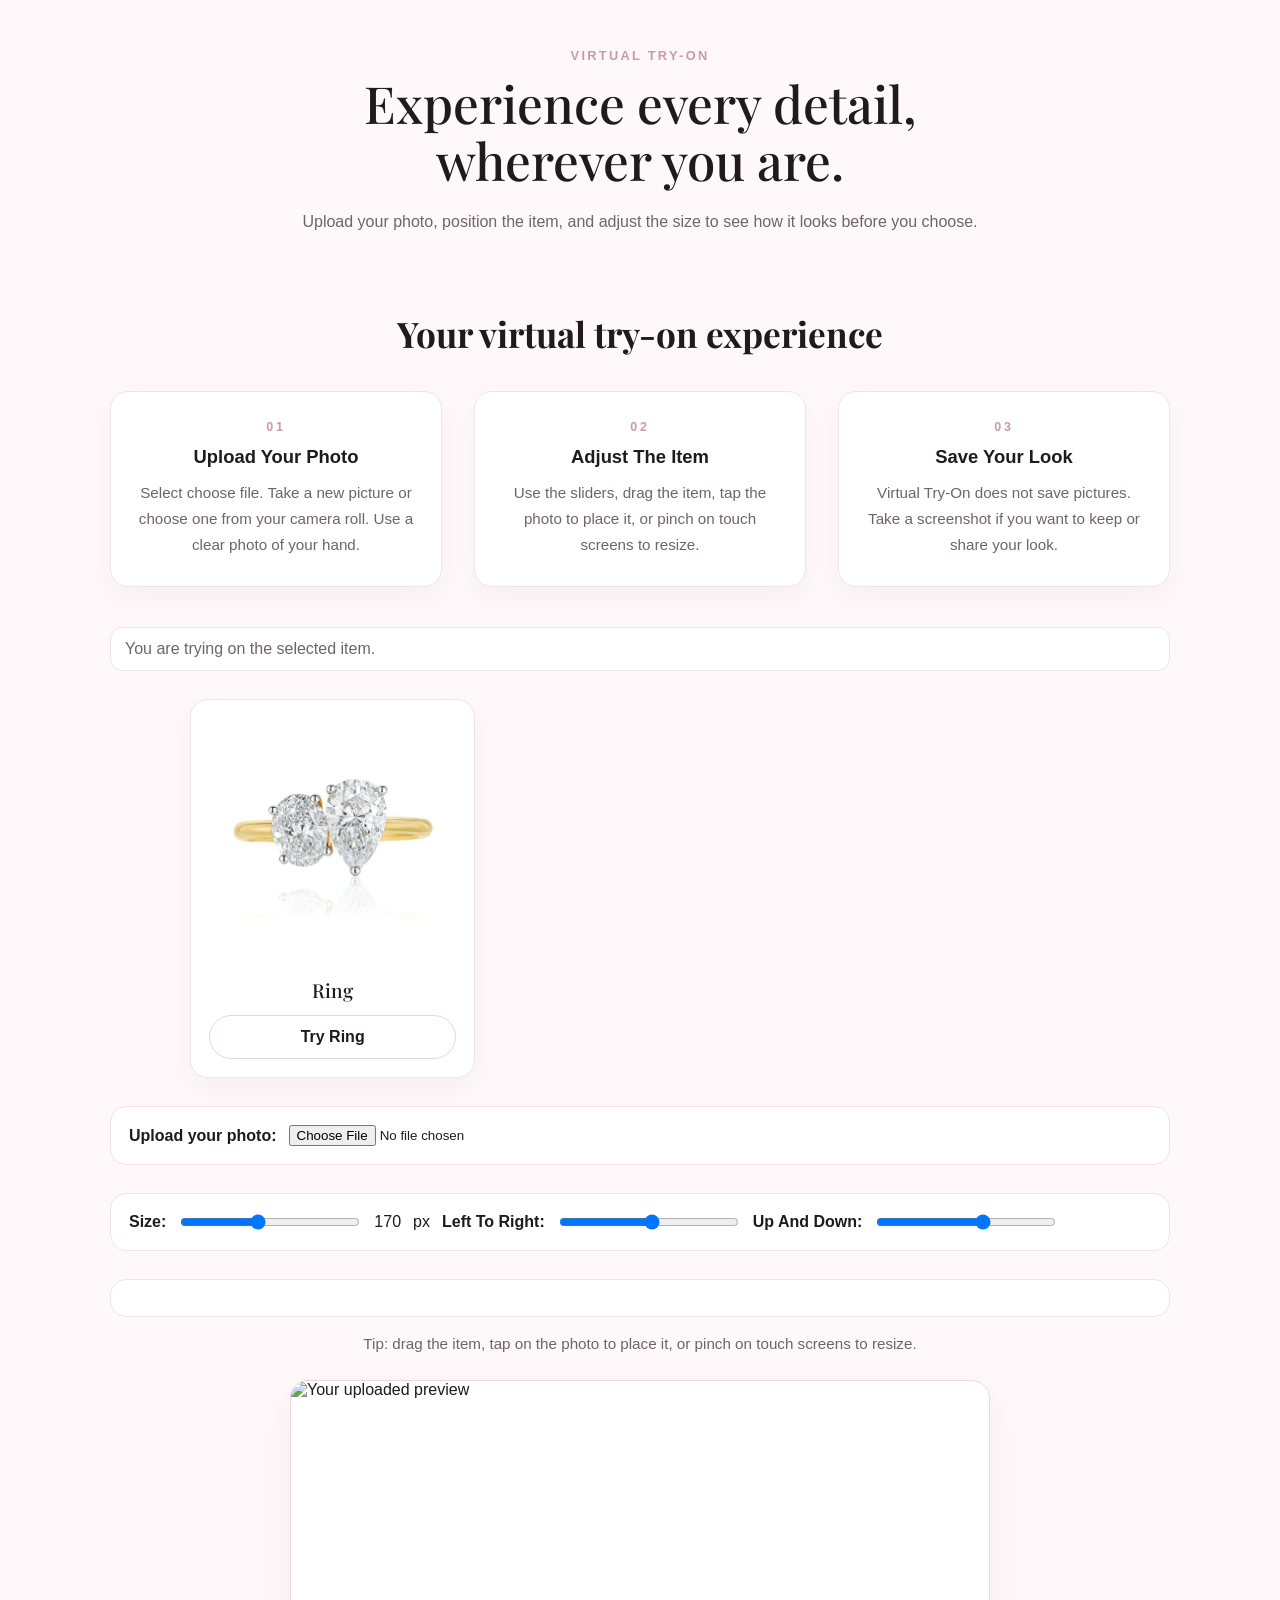
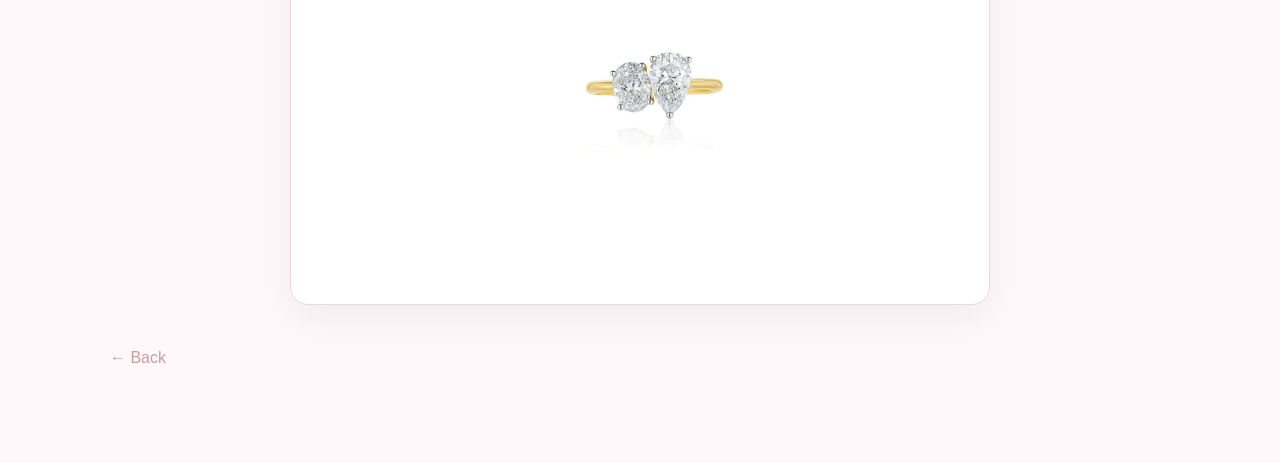
<file: spotlight-try-on.html>
<!doctype html>
<html lang="en">
<head>
  <meta charset="utf-8" />
  <meta name="viewport" content="width=device-width, initial-scale=1" />
  <title>Virtual Try-On</title>

  <link href="https://fonts.googleapis.com/css2?family=Playfair+Display:wght@400;500;600&display=swap" rel="stylesheet">

  <style>
    :root {
      --rose-gold: #c89ca3;
      --rose-gold-dark: #b5838c;
      --text-dark: #1f1a1c;
      --text-soft: #6f6468;
      --blush: #fff8fa;
    }

    * {
      box-sizing: border-box;
    }

    body {
      font-family: Arial, sans-serif;
      margin: 0;
      background: var(--blush);
      color: var(--text-dark);
    }

    .wrap {
      max-width: 1100px;
      margin: 0 auto;
      padding: 48px 20px 80px;
      display: grid;
      gap: 28px;
    }

    .tryon-hero {
      text-align: center;
      max-width: 760px;
      margin: 0 auto 10px;
    }

    .tryon-eyebrow {
      margin: 0 0 12px;
      font-size: 0.8rem;
      letter-spacing: 0.18em;
      text-transform: uppercase;
      color: var(--rose-gold);
      font-weight: 600;
    }

    .tryon-hero h1 {
      font-family: "Playfair Display", serif;
      font-size: clamp(2.2rem, 4vw, 4rem);
      line-height: 1.12;
      margin: 0 0 18px;
      font-weight: 500;
    }

    .tryon-intro {
      max-width: 680px;
      margin: 0 auto;
      font-size: 1rem;
      line-height: 1.8;
      color: var(--text-soft);
    }

    .tryon-steps {
      padding: 36px 0 12px;
      text-align: center;
    }

    .tryon-steps h2 {
      font-family: "Playfair Display", serif;
      font-size: 2.2rem;
      margin: 0 0 34px;
      color: var(--text-dark);
    }
.tryon-examples {
  max-width: 900px;
  margin: 0 auto;
  display: grid;
  grid-template-columns: repeat(3, 1fr);
  gap: 22px;
}

.tryon-example {
  background: #fff;
  border: 1px solid #f1e4e8;
  border-radius: 18px;
  padding: 18px;
  text-align: center;
  box-shadow: 0 10px 28px rgba(0, 0, 0, 0.04);
}

.tryon-example img {
  width: 100%;
  aspect-ratio: 1 / 1;
  object-fit: cover;
  border-radius: 14px;
  display: block;
  margin-bottom: 12px;
}

.tryon-example h4 {
  margin: 0 0 12px;
  font-family: "Playfair Display", serif;
  font-size: 1.2rem;
  font-weight: 500;
}

.tryon-example .action-btn {
  width: 100%;
}

@media (max-width: 768px) {
  .tryon-examples {
    grid-template-columns: 1fr;
  }
}

    .steps-grid {
      display: grid;
      grid-template-columns: repeat(3, 1fr);
      gap: 32px;
      max-width: 1100px;
      margin: 0 auto;
    }

    .step {
      background: #fff;
      border: 1px solid #f1e4e8;
      border-radius: 18px;
      padding: 28px 22px;
      box-shadow: 0 10px 28px rgba(0, 0, 0, 0.04);
    }

    .step-number {
      display: block;
      font-size: 0.78rem;
      letter-spacing: 0.22em;
      color: var(--rose-gold);
      margin-bottom: 12px;
      font-weight: 600;
    }

    .step h3 {
      font-size: 1.15rem;
      margin: 0 0 12px;
      font-weight: 600;
    }

    .step p {
      font-size: 0.95rem;
      color: var(--text-soft);
      line-height: 1.7;
      margin: 0;
    }

    .note {
      padding: 12px 14px;
      border: 1px solid #f1e4e8;
      border-radius: 12px;
      background: #fff;
      color: var(--text-soft);
    }

    .controls {
      display: flex;
      flex-wrap: wrap;
      gap: 12px;
      align-items: center;
      background: #fff;
      padding: 18px;
      border-radius: 16px;
      border: 1px solid #f1e4e8;
    }

    label {
      font-weight: 600;
    }

    input[type="range"] {
      width: 180px;
    }

    .action-btn {
      display: inline-block;
      padding: 12px 18px;
      border-radius: 999px;
      border: 1px solid #e6d6db;
      background: #fff;
      cursor: pointer;
      font-weight: 600;
      color: var(--text-dark);
      text-decoration: none;
      transition: 0.2s ease;
    }

    .action-btn:hover {
      border-color: var(--rose-gold);
      color: var(--rose-gold-dark);
    }

    .stage {
      position: relative;
      width: 100%;
      max-width: 700px;
      aspect-ratio: 4 / 3;
      margin: 0 auto;
      border: 1px solid #ead8de;
      border-radius: 18px;
      overflow: hidden;
      background: #fff;
      box-shadow: 0 16px 40px rgba(0, 0, 0, 0.05);
      touch-action: none;
    }

    .stage img {
      position: absolute;
      inset: 0;
      width: 100%;
      height: 100%;
    }

    #customerPhoto {
      z-index: 1;
      object-fit: contain;
    }

    #tryOnItem {
      z-index: 2;
      cursor: grab;
      width: 180px;
      height: 180px;
      inset: auto;
      left: 50%;
      top: 55%;
      transform: translate(-50%, -50%);
      user-select: none;
      touch-action: none;
      object-fit: contain;
    }

    #tryOnItem:active {
      cursor: grabbing;
    }

    .stage.fullscreen {
      position: fixed;
      inset: 0;
      width: 100vw;
      height: 100dvh;
      max-width: none;
      aspect-ratio: auto;
      margin: 0;
      border: 0;
      border-radius: 0;
      z-index: 9999;
      background: #f7f3f4;
      box-shadow: none;
    }

    .stage.fullscreen #customerPhoto {
      object-fit: cover;
    }

    .close-preview {
      display: none;
    }

    .stage.fullscreen .close-preview {
      display: block;
      position: absolute;
      top: 14px;
      right: 14px;
      z-index: 10000;
      border: 0;
      border-radius: 999px;
      padding: 10px 14px;
      background: rgba(255, 255, 255, 0.92);
      color: #1f1a1c;
      font-weight: 600;
      cursor: pointer;
      box-shadow: 0 8px 20px rgba(0, 0, 0, 0.12);
    }

    .help-text {
      text-align: center;
      color: var(--text-soft);
      font-size: 0.95rem;
      margin: -10px 0 0;
    }

    .back-link {
      color: var(--rose-gold);
      text-decoration: none;
    }

    .back-link:hover {
      color: var(--rose-gold-dark);
    }

    @media (max-width: 768px) {
      .steps-grid {
        grid-template-columns: 1fr;
        gap: 20px;
      }

      .wrap {
        padding: 36px 16px 60px;
      }

      input[type="range"] {
        width: 100%;
      }

      .controls {
        align-items: stretch;
      }
    }

    @media (min-width: 769px) {
      .stage.fullscreen {
        position: relative;
        inset: auto;
        width: 100%;
        height: auto;
        max-width: 700px;
        aspect-ratio: 4 / 3;
        margin: 0 auto;
        border: 1px solid #ead8de;
        border-radius: 18px;
        z-index: auto;
        box-shadow: 0 16px 40px rgba(0, 0, 0, 0.05);
      }

      .close-preview {
        display: none !important;
      }
    }
  </style>
</head>

<body>
  <div class="wrap">
    <div class="tryon-hero">
      <p class="tryon-eyebrow">Virtual Try-On</p>
      <h1>Experience every detail, wherever you are.</h1>
      <p class="tryon-intro">
        Upload your photo, position the item, and adjust the size to see how it looks before you choose.
      </p>
    </div>

    <section class="tryon-steps">
      <h2>Your virtual try-on experience</h2>

      <div class="steps-grid">
        <div class="step">
          <span class="step-number">01</span>
          <h3>Upload Your Photo</h3>
          <p>Select choose file. Take a new picture or choose one from your camera roll. Use a clear photo of your hand.</p>
        </div>

        <div class="step">
          <span class="step-number">02</span>
          <h3>Adjust The Item</h3>
          <p>Use the sliders, drag the item, tap the photo to place it, or pinch on touch screens to resize.</p>
        </div>

        <div class="step">
          <span class="step-number">03</span>
          <h3>Save Your Look</h3>
          <p>Virtual Try-On does not save pictures. Take a screenshot if you want to keep or share your look.</p>
        </div>
      </div>
    </section>

    <div class="note" id="modeNote" style="display:none;">
      If uploads or item images do not work, run the site with Live Server / localhost instead of double-clicking the file.
    </div>

    <div class="note" id="itemNote" style="display:none;">
      You are trying on the selected item.
    </div>

    <div class="tryon-examples">
    <div class="tryon-example">
      <img src="assets/img/91741R240POLG-18Y-18ct-yellow-gold-1.20ct-pear-and-1.20ct-oval-lab-diamond-toi-et-moi-ring-front-image.jpg" alt="Ring">
      <h4>Ring</h4>
      <a href="try-on.html?image=assets/img/91741R240POLG-18Y-18ct-yellow-gold-1.20ct-pear-and-1.20ct-oval-lab-diamond-toi-et-moi-ring-front-image.jpg&type=ring" class="action-btn">
        Try Ring
      </a>
    </div>
  </div>

    <div class="controls">
      <label for="photoUpload">Upload your photo:</label>
      <input id="photoUpload" type="file" accept="image/*" capture="environment" />
    </div>

    <div class="controls">
      <label for="itemSize">Size:</label>
      <input id="itemSize" type="range" min="60" max="320" value="180" />
      <span id="itemSizeVal">180</span>px

      <label for="itemX">Left To Right:</label>
      <input id="itemX" type="range" min="0" max="100" value="50" />

      <label for="itemY">Up And Down:</label>
      <input id="itemY" type="range" min="0" max="100" value="55" />
    </div>

    <div class="controls">
      <button id="openFullscreenBtn" type="button" class="action-btn" style="display:none;">View Full Screen</button>
      <button id="autoPlaceBtn" type="button" class="action-btn" style="display:none;">Auto Place Item</button>
    </div>

    <p class="help-text">Tip: drag the item, tap on the photo to place it, or pinch on touch screens to resize.</p>

    <div class="stage" id="tryOnStage">
      <button type="button" class="close-preview" id="closePreview">Close</button>
      <img id="customerPhoto" alt="Your uploaded preview" />
      <img id="tryOnItem" alt="Selected item preview" />
    </div>

    <p><a class="back-link" href="index.html">← Back</a></p>
  </div>

  <script>
    if (location.protocol === "file:") {
      document.getElementById("modeNote").style.display = "block";
    }

    const params = new URLSearchParams(window.location.search);
    const productImageFromUrl = params.get("image");
    const productType = params.get("type") || "ring";

    const photoUpload = document.getElementById("photoUpload");
    const customerPhoto = document.getElementById("customerPhoto");
    const tryOnItem = document.getElementById("tryOnItem");

    const itemSize = document.getElementById("itemSize");
    const itemSizeVal = document.getElementById("itemSizeVal");
    const itemX = document.getElementById("itemX");
    const itemY = document.getElementById("itemY");

    const tryOnStage = document.getElementById("tryOnStage");
    const closePreview = document.getElementById("closePreview");
    const openFullscreenBtn = document.getElementById("openFullscreenBtn");
    const autoPlaceBtn = document.getElementById("autoPlaceBtn");
    const itemNote = document.getElementById("itemNote");

    let dragging = false;
    let pointerId = null;
    let dragOffsetX = 0;
    let dragOffsetY = 0;

    let activePointers = new Map();
    let pinchStartDistance = 0;
    let pinchStartSize = 0;
    let isPinching = false;

    function isSmallScreen() {
      return window.matchMedia("(max-width: 768px)").matches;
    }

    function hasPhotoLoaded() {
      return customerPhoto.src && customerPhoto.src.length > 0;
    }

    function clamp(n, min, max) {
      return Math.max(min, Math.min(max, n));
    }

    function setTryOnItem(src) {
  const spotlightImage = "assets/img/91741R240POLG-18Y-18ct-yellow-gold-1.20ct-pear-and-1.20ct-oval-lab-diamond-toi-et-moi-ring-front-image.jpg";
  const imageToUse = src || spotlightImage;

  tryOnItem.src = imageToUse;
  itemNote.style.display = "block";

  tryOnItem.onerror = () => {
    alert(`Could not load ${imageToUse}. Please check the file name, capital letters, and folder path.`);
  };
}

    function autoPlaceItem() {
      if (productType === "watch") {
        itemSize.value = "230";
        itemX.value = "50";
        itemY.value = "58";
      } else if (productType === "earrings" || productType === "earring") {
        itemSize.value = "120";
        itemX.value = "52";
        itemY.value = "42";
      } else {
        itemSize.value = "170";
        itemX.value = "52";
        itemY.value = "60";
      }

      updateItem();
    }

    function openFullscreenPreview() {
      if (!hasPhotoLoaded()) return;

      if (isSmallScreen()) {
        tryOnStage.classList.add("fullscreen");
        document.body.style.overflow = "hidden";
      }
    }

    function closeFullscreenPreview() {
      tryOnStage.classList.remove("fullscreen");
      document.body.style.overflow = "";
    }

    function setItemFromPercent(xPercent, yPercent) {
      const x = clamp(xPercent, 0, 100);
      const y = clamp(yPercent, 0, 100);

      itemX.value = String(Math.round(x));
      itemY.value = String(Math.round(y));

      tryOnItem.style.left = x + "%";
      tryOnItem.style.top = y + "%";
      tryOnItem.style.transform = "translate(-50%, -50%)";
    }

    function updateItem() {
      const size = Number(itemSize.value);
      itemSizeVal.textContent = size;

      tryOnItem.style.width = size + "px";
      tryOnItem.style.height = size + "px";

      if (!dragging && !isPinching) {
        setItemFromPercent(Number(itemX.value), Number(itemY.value));
      }
    }

    function showActionButtons() {
      openFullscreenBtn.style.display = "inline-block";
      autoPlaceBtn.style.display = "inline-block";
    }

    function placeItemAtClientPosition(clientX, clientY) {
      const stageRect = tryOnStage.getBoundingClientRect();
      const x = ((clientX - stageRect.left) / stageRect.width) * 100;
      const y = ((clientY - stageRect.top) / stageRect.height) * 100;
      setItemFromPercent(x, y);
    }

    function getDistance(p1, p2) {
      const dx = p2.x - p1.x;
      const dy = p2.y - p1.y;
      return Math.sqrt(dx * dx + dy * dy);
    }

    closePreview.addEventListener("click", closeFullscreenPreview);
    openFullscreenBtn.addEventListener("click", openFullscreenPreview);
    autoPlaceBtn.addEventListener("click", autoPlaceItem);

    photoUpload.addEventListener("change", (e) => {
      const file = e.target.files?.[0];
      if (!file) return;

      const oldUrl = customerPhoto.dataset.objectUrl;
      if (oldUrl) URL.revokeObjectURL(oldUrl);

      const objectUrl = URL.createObjectURL(file);
      customerPhoto.src = objectUrl;
      customerPhoto.dataset.objectUrl = objectUrl;

      showActionButtons();
      autoPlaceItem();
      openFullscreenPreview();
    });

    tryOnStage.addEventListener("click", (e) => {
      if (!hasPhotoLoaded()) return;
      if (e.target === tryOnItem || e.target === closePreview) return;
      placeItemAtClientPosition(e.clientX, e.clientY);
    });

    tryOnItem.addEventListener("pointerdown", (e) => {
      activePointers.set(e.pointerId, { x: e.clientX, y: e.clientY });

      if (activePointers.size === 1) {
        dragging = true;
        pointerId = e.pointerId;
        tryOnItem.setPointerCapture(pointerId);

        const itemRect = tryOnItem.getBoundingClientRect();
        dragOffsetX = e.clientX - itemRect.left;
        dragOffsetY = e.clientY - itemRect.top;
        tryOnItem.style.cursor = "grabbing";
      }

      if (activePointers.size === 2) {
        isPinching = true;
        dragging = false;
        pointerId = null;

        const points = Array.from(activePointers.values());
        pinchStartDistance = getDistance(points[0], points[1]);
        pinchStartSize = Number(itemSize.value);
      }
    });

    tryOnItem.addEventListener("pointermove", (e) => {
      if (activePointers.has(e.pointerId)) {
        activePointers.set(e.pointerId, { x: e.clientX, y: e.clientY });
      }

      if (isPinching && activePointers.size >= 2) {
        const points = Array.from(activePointers.values());
        const currentDistance = getDistance(points[0], points[1]);
        const scale = currentDistance / pinchStartDistance;
        const newSize = clamp(Math.round(pinchStartSize * scale), 60, 320);

        itemSize.value = String(newSize);
        updateItem();
        return;
      }

      if (!dragging || e.pointerId !== pointerId) return;

      const stageRect = tryOnStage.getBoundingClientRect();
      const itemW = tryOnItem.offsetWidth;
      const itemH = tryOnItem.offsetHeight;

      let leftPx = e.clientX - stageRect.left - dragOffsetX;
      let topPx = e.clientY - stageRect.top - dragOffsetY;

      leftPx = clamp(leftPx, 0, stageRect.width - itemW);
      topPx = clamp(topPx, 0, stageRect.height - itemH);

      const centerX = leftPx + itemW / 2;
      const centerY = topPx + itemH / 2;

      const xPercent = (centerX / stageRect.width) * 100;
      const yPercent = (centerY / stageRect.height) * 100;

      setItemFromPercent(xPercent, yPercent);
    });

    function endPointer(e) {
      activePointers.delete(e.pointerId);

      if (e.pointerId === pointerId) {
        dragging = false;
        pointerId = null;
        tryOnItem.style.cursor = "grab";
      }

      if (activePointers.size < 2) {
        isPinching = false;
      }
    }

    tryOnItem.addEventListener("pointerup", endPointer);
    tryOnItem.addEventListener("pointercancel", endPointer);
    tryOnItem.addEventListener("pointerleave", endPointer);

    [itemSize, itemX, itemY].forEach(el => {
      el.addEventListener("input", updateItem);
    });

    setTryOnItem(productImageFromUrl);
    autoPlaceItem();
  </script>
</body>
</html>
</file>
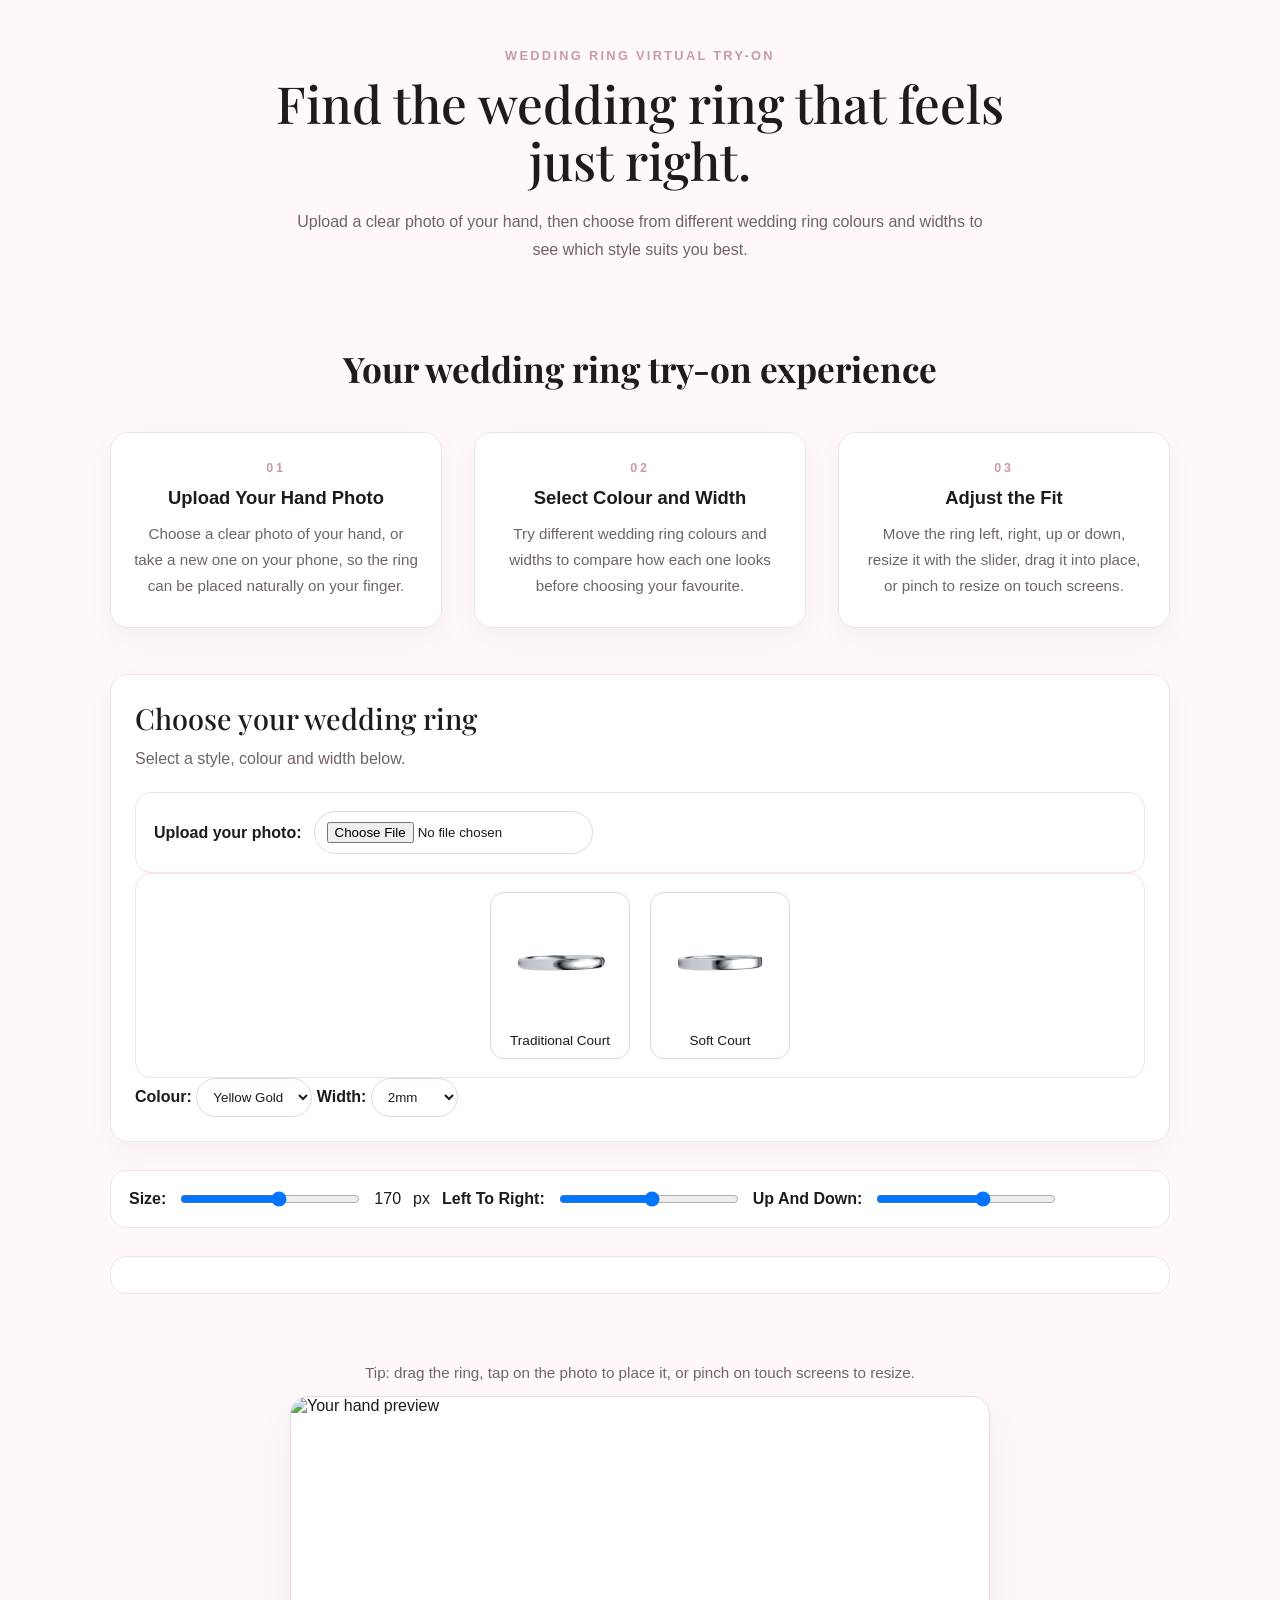
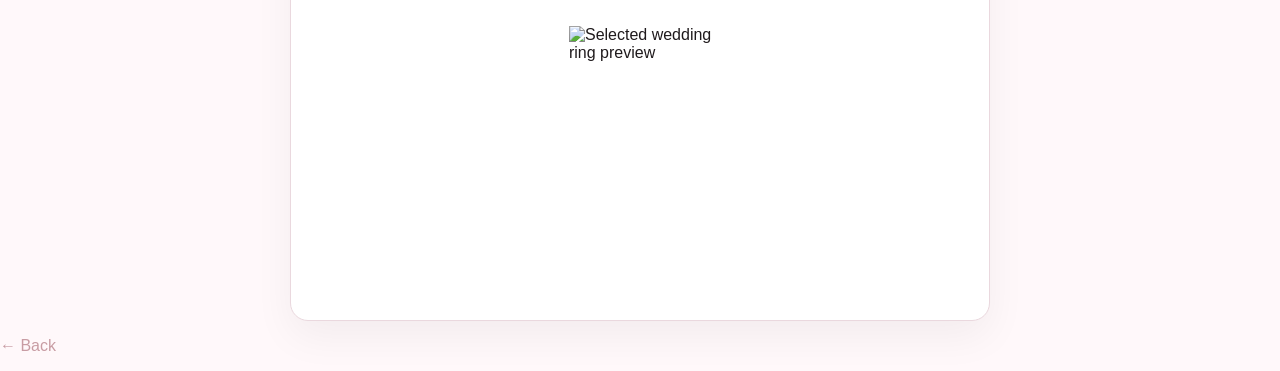
<file: wedding-ring-try-on.html>
<!doctype html>
<html lang="en">
<head>
  <meta charset="utf-8" />
  <meta name="viewport" content="width=device-width, initial-scale=1" />
  <title>Wedding Ring Virtual Try-On</title>
  <link href="https://fonts.googleapis.com/css2?family=Playfair+Display:wght@400;500;600&display=swap" rel="stylesheet">

  <style>
    :root {
      --rose-gold: #c89ca3;
      --rose-gold-dark: #b5838c;
      --text-dark: #1f1a1c;
      --text-soft: #6f6468;
      --blush: #fff8fa;
    }

    * {
      box-sizing: border-box;
    }

    body {
      font-family: Arial, sans-serif;
      margin: 0;
      background: var(--blush);
      color: var(--text-dark);
    }

    .wrap {
      max-width: 1100px;
      margin: 0 auto;
      padding: 48px 20px 80px;
      display: grid;
      gap: 28px;
    }

    .tryon-hero {
      text-align: center;
      max-width: 780px;
      margin: 0 auto 10px;
    }

    .tryon-eyebrow {
      margin: 0 0 12px;
      font-size: 0.8rem;
      letter-spacing: 0.18em;
      text-transform: uppercase;
      color: var(--rose-gold);
      font-weight: 600;
    }

    .tryon-hero h1 {
      font-family: "Playfair Display", serif;
      font-size: clamp(2.2rem, 4vw, 4rem);
      line-height: 1.12;
      margin: 0 0 18px;
      font-weight: 500;
    }

    .tryon-intro {
      max-width: 700px;
      margin: 0 auto;
      font-size: 1rem;
      line-height: 1.8;
      color: var(--text-soft);
    }

    .tryon-steps {
      padding: 42px 0 18px;
      text-align: center;
    }

    .tryon-steps h2 {
      font-family: "Playfair Display", serif;
      font-size: 2.2rem;
      margin: 0 0 40px;
      color: var(--text-dark);
    }

    .steps-grid {
      display: grid;
      grid-template-columns: repeat(3, 1fr);
      gap: 32px;
      max-width: 1100px;
      margin: 0 auto;
    }

    .step {
      background: #fff;
      border: 1px solid #f1e4e8;
      border-radius: 18px;
      padding: 28px 22px;
      box-shadow: 0 10px 28px rgba(0, 0, 0, 0.04);
    }

    .step-number {
      display: block;
      font-size: 0.78rem;
      letter-spacing: 0.22em;
      color: var(--rose-gold);
      margin-bottom: 12px;
      font-weight: 600;
    }

    .step h3 {
      font-size: 1.15rem;
      margin: 0 0 12px;
      font-weight: 600;
    }

    .step p {
      font-size: 0.95rem;
      color: var(--text-soft);
      line-height: 1.7;
      margin: 0;
    }

    .note {
      padding: 12px 14px;
      border: 1px solid #f1e4e8;
      border-radius: 12px;
      background: #fff;
      color: var(--text-soft);
    }

    .controls {
      display: flex;
      flex-wrap: wrap;
      gap: 12px;
      align-items: center;
      background: #fff;
      padding: 18px;
      border-radius: 16px;
      border: 1px solid #f1e4e8;
    }

    label {
      font-weight: 600;
    }

    select,
    input[type="file"] {
      border: 1px solid #e6d6db;
      border-radius: 999px;
      padding: 10px 12px;
      background: #fff;
      color: var(--text-dark);
    }

    input[type="range"] {
      width: 180px;
    }

    .action-btn {
      padding: 12px 18px;
      border-radius: 999px;
      border: 1px solid #e6d6db;
      background: #fff;
      cursor: pointer;
      font-weight: 600;
      color: var(--text-dark);
      transition: 0.2s ease;
    }

    .action-btn:hover {
      border-color: var(--rose-gold);
      color: var(--rose-gold-dark);
    }

    .selection-card {
      background: #fff;
      border: 1px solid #f1e4e8;
      border-radius: 18px;
      padding: 24px;
      box-shadow: 0 10px 28px rgba(0, 0, 0, 0.04);
    }

    .selection-card h2 {
      font-family: "Playfair Display", serif;
      font-size: 1.8rem;
      margin: 0 0 8px;
      font-weight: 500;
    }

    .selection-card p {
      margin: 0 0 20px;
      color: var(--text-soft);
      line-height: 1.7;
    }

    .stage {
      position: relative;
      width: 100%;
      max-width: 700px;
      aspect-ratio: 4 / 3;
      margin: 0 auto;
      border: 1px solid #ead8de;
      border-radius: 18px;
      overflow: hidden;
      background: #fff;
      box-shadow: 0 16px 40px rgba(0, 0, 0, 0.05);
      touch-action: none;
    }

    .stage img {
      position: absolute;
      inset: 0;
      width: 100%;
      height: 100%;
    }

    #handPreview {
      z-index: 1;
      object-fit: contain;
    }

    #ringPreview {
      z-index: 2;
      cursor: grab;
      width: 170px;
      height: 170px;
      inset: auto;
      left: 52%;
      top: 60%;
      transform: translate(-50%, -50%);
      user-select: none;
      touch-action: none;
      object-fit: fill;
    }

    #ringPreview:active {
      cursor: grabbing;
    }

    .stage.fullscreen {
      position: fixed;
      inset: 0;
      width: 100vw;
      height: 100dvh;
      max-width: none;
      aspect-ratio: auto;
      margin: 0;
      border: 0;
      border-radius: 0;
      z-index: 9999;
      background: #f7f3f4;
      box-shadow: none;
    }

    .stage.fullscreen #handPreview {
      object-fit: cover;
    }

    .close-preview {
      display: none;
    }

    .stage.fullscreen .close-preview {
      display: block;
      position: absolute;
      top: 14px;
      right: 14px;
      z-index: 10000;
      border: 0;
      border-radius: 999px;
      padding: 10px 14px;
      background: rgba(255, 255, 255, 0.92);
      color: #1f1a1c;
      font-weight: 600;
      cursor: pointer;
      box-shadow: 0 8px 20px rgba(0, 0, 0, 0.12);
    }

    .help-text {
      text-align: center;
      color: var(--text-soft);
      font-size: 0.95rem;
      margin-top: -10px;
    }

    p a {
      color: var(--rose-gold);
      text-decoration: none;
    }

    p a:hover {
      color: var(--rose-gold-dark);
    }

    @media (max-width: 768px) {
      .steps-grid {
        grid-template-columns: 1fr;
        gap: 20px;
      }

      .wrap {
        padding: 36px 16px 60px;
      }

      input[type="range"],
      select {
        width: 100%;
      }

      .controls {
        align-items: stretch;
      }
    }

    @media (min-width: 769px) {
      .stage.fullscreen {
        position: relative;
        inset: auto;
        width: 100%;
        height: auto;
        max-width: 700px;
        aspect-ratio: 4 / 3;
        margin: 0 auto;
        border: 1px solid #ead8de;
        border-radius: 18px;
        z-index: auto;
        box-shadow: 0 16px 40px rgba(0, 0, 0, 0.05);
      }

      .close-preview {
        display: none !important;
      }
    }
    .style-tile {
  border: 1px solid #e6d6db;
  border-radius: 14px;
  padding: 10px;
  cursor: pointer;
  text-align: center;
  transition: 0.2s ease;
  width: 140px;
  background: #fff;
}

.style-tile img {
  width: 100%;
  height: auto;
}

.style-tile span {
  display: block;
  margin-top: 8px;
  font-size: 0.85rem;
}

.style-tile:hover {
  border-color: var(--rose-gold);
}

.style-tile.active {
  border-color: var(--rose-gold);
  box-shadow: 0 0 0 2px rgba(200,156,163,0.2);
}
  </style>
</head>

<body>
  <div class="wrap">
    <div class="tryon-hero">
      <p class="tryon-eyebrow">Wedding Ring Virtual Try-On</p>
      <h1>Find the wedding ring that feels just right.</h1>
      <p class="tryon-intro">
        Upload a clear photo of your hand, then choose from different wedding ring colours and widths to see which style suits you best.
      </p>
    </div>

    <section class="tryon-steps">
      <h2>Your wedding ring try-on experience</h2>

      <div class="steps-grid">
        <div class="step">
          <span class="step-number">01</span>
          <h3>Upload Your Hand Photo</h3>
          <p>Choose a clear photo of your hand, or take a new one on your phone, so the ring can be placed naturally on your finger.</p>
        </div>

        <div class="step">
          <span class="step-number">02</span>
          <h3>Select Colour and Width</h3>
          <p>Try different wedding ring colours and widths to compare how each one looks before choosing your favourite.</p>
        </div>

        <div class="step">
          <span class="step-number">03</span>
          <h3>Adjust the Fit</h3>
          <p>Move the ring left, right, up or down, resize it with the slider, drag it into place, or pinch to resize on touch screens.</p>
        </div>
      </div>
    </section>

    <div class="note" id="modeNote" style="display:none;">
      If uploads or ring images don’t work, run the site with Live Server / localhost rather than double-clicking the file.
    </div>

    <div class="selection-card">
    <h2>Choose your wedding ring</h2>
    <p>Select a style, colour and width below.</p>


      <div class="controls">
        <label for="handUpload">Upload your photo:</label>
        <input id="handUpload" type="file" accept="image/*" capture="environment" />
      </div>

      <div class="controls" style="justify-content:center; gap:20px;">
  <div class="style-tile" data-style="traditional">
    <img src="assets/img/traditional-court-wedd.png" alt="Traditional Court">
    <span>Traditional Court</span>
  </div>

  <div class="style-tile" data-style="soft">
    <img src="assets/img/soft-court-wedd.png" alt="Soft Court">
    <span>Soft Court</span>
  </div>
</div>


        <label for="metalSelect">Colour:</label>
        <select id="metalSelect">
          <option value="yellow">Yellow Gold</option>
          <option value="white">White Gold</option>
          <option value="rose">Rose Gold</option>
          <option value="platinum">Platinum</option>
          <option value="palladium">Palladium</option>
          <option value="argentium">Argentium</option>
        </select>

        <label for="widthSelect">Width:</label>
        <select id="widthSelect">
          <option value="2">2mm</option>
          <option value="2.5">2.5mm</option>
          <option value="3">3mm</option>
          <option value="4">4mm</option>
          <option value="5">5mm</option>
          <option value="6">6mm</option>
        </select>
      </div>

      <div class="controls">
        <label for="ringSize">Size:</label>
        <input id="ringSize" type="range" min="60" max="260" value="170" />
        <span id="ringSizeVal">170</span>px

        <label for="ringX">Left To Right:</label>
        <input id="ringX" type="range" min="0" max="100" value="52" />

        <label for="ringY">Up And Down:</label>
        <input id="ringY" type="range" min="0" max="100" value="60" />
      </div>

      <div class="controls">
        <button id="openFullscreenBtn" class="action-btn" style="display:none;">View Full Screen</button>
        <button id="autoPlaceBtn" class="action-btn" style="display:none;">Auto Place Ring</button>
      </div>
    </div>

    <p class="help-text">Tip: drag the ring, tap on the photo to place it, or pinch on touch screens to resize.</p>

    <div class="stage" id="tryOnStage">
      <button type="button" class="close-preview" id="closePreview">Close</button>
      <img id="handPreview" alt="Your hand preview" />
      <img id="ringPreview" alt="Selected wedding ring preview" />
    </div>
    
    <div>
    <p><a href="index.html">← Back</a></p>
  </div>


  <script>
  if (location.protocol === "file:") {
    document.getElementById("modeNote").style.display = "block";
  }

  const handUpload = document.getElementById("handUpload");
  const handPreview = document.getElementById("handPreview");
  const ringPreview = document.getElementById("ringPreview");

  const metalSelect = document.getElementById("metalSelect");
  const widthSelect = document.getElementById("widthSelect");

  const ringSize = document.getElementById("ringSize");
  const ringSizeVal = document.getElementById("ringSizeVal");
  const ringX = document.getElementById("ringX");
  const ringY = document.getElementById("ringY");

  const tryOnStage = document.getElementById("tryOnStage");
  const closePreview = document.getElementById("closePreview");
  const openFullscreenBtn = document.getElementById("openFullscreenBtn");
  const autoPlaceBtn = document.getElementById("autoPlaceBtn");
  const stage = document.getElementById("tryOnStage");

  const styleTiles = document.querySelectorAll(".style-tile");
  let selectedStyle = "";

  let dragging = false;
  let pointerId = null;
  let dragOffsetX = 0;
  let dragOffsetY = 0;

  let activePointers = new Map();
  let pinchStartDistance = 0;
  let pinchStartSize = 0;
  let isPinching = false;

  function clamp(n, min, max) {
    return Math.max(min, Math.min(max, n));
  }

  function isSmallScreen() {
    return window.matchMedia("(max-width: 768px)").matches;
  }

  function hasPhotoLoaded() {
    return !!handPreview.src;
  }

  function openFullscreenPreview() {
    if (!hasPhotoLoaded()) return;

    if (isSmallScreen()) {
      tryOnStage.classList.add("fullscreen");
      document.body.style.overflow = "hidden";
    }
  }

  function closeFullscreenPreview() {
    tryOnStage.classList.remove("fullscreen");
    document.body.style.overflow = "";
  }

  function getMetalFilter(metal) {
    const filters = {
      yellow: "sepia(1) saturate(1.8) hue-rotate(5deg) brightness(1.05)",
      white: "grayscale(1) brightness(1.25) contrast(0.9)",
      rose: "sepia(1) saturate(1.4) hue-rotate(300deg) brightness(1.05)",
      platinum: "grayscale(1) brightness(1.1) contrast(1.05)",
      palladium: "grayscale(1) brightness(0.95) contrast(1.15)",
      argentium: "grayscale(1) brightness(1.3) contrast(0.9)"
    };

    return filters[metal] || filters.white;
  }

  function updateWeddingRingStyle() {
  const width = Number(widthSelect.value);
  const metal = metalSelect.value;
  const baseSize = Number(ringSize.value);

  if (selectedStyle === "traditional") {
    ringPreview.src = "assets/img/traditional-court-wedd.png";
  } else if (selectedStyle === "soft") {
    ringPreview.src = "assets/img/soft-court-wedd.png";
  } else {
    return;
  }

  const widthHeightMap = {
    2: 42,
    2.5: 52,
    3: 132,
    4: 192,
    5: 226,
    6: 264
  };

  const bandHeight = widthHeightMap[width] || 52;

  ringPreview.style.width = baseSize + "px";
  ringPreview.style.height = bandHeight + "px";
  ringPreview.style.objectFit = "fill";
  ringPreview.style.transform = "translate(-50%, -50%)";
  ringPreview.style.filter = getMetalFilter(metal);
}

  function setRingFromPercent(xPercent, yPercent) {
    const x = clamp(xPercent, 0, 100);
    const y = clamp(yPercent, 0, 100);

    ringX.value = String(Math.round(x));
    ringY.value = String(Math.round(y));

    ringPreview.style.left = x + "%";
    ringPreview.style.top = y + "%";
    ringPreview.style.transform = "translate(-50%, -50%)";
  }

  function updateRing() {
    ringSizeVal.textContent = ringSize.value;

    if (!dragging && !isPinching) {
      setRingFromPercent(Number(ringX.value), Number(ringY.value));
    }

    updateWeddingRingStyle();
  }

  function showActionButtons() {
    openFullscreenBtn.style.display = "inline-block";
    autoPlaceBtn.style.display = "inline-block";
  }

  function autoPlaceRing() {
    ringSize.value = "170";
    ringX.value = "52";
    ringY.value = "60";
    updateRing();
  }

  function placeRingAtClientPosition(clientX, clientY) {
    const stageRect = stage.getBoundingClientRect();
    const x = ((clientX - stageRect.left) / stageRect.width) * 100;
    const y = ((clientY - stageRect.top) / stageRect.height) * 100;

    setRingFromPercent(x, y);
  }

  function getDistance(p1, p2) {
    const dx = p2.x - p1.x;
    const dy = p2.y - p1.y;
    return Math.sqrt(dx * dx + dy * dy);
  }

  closePreview.addEventListener("click", closeFullscreenPreview);

  openFullscreenBtn.addEventListener("click", openFullscreenPreview);

  autoPlaceBtn.addEventListener("click", autoPlaceRing);

  styleTiles.forEach(tile => {
  tile.addEventListener("click", () => {
    styleTiles.forEach(t => t.classList.remove("active"));
    tile.classList.add("active");

    selectedStyle = tile.dataset.style;
    updateRing();
  });
});

  handUpload.addEventListener("change", (e) => {
    const file = e.target.files?.[0];
    if (!file) return;

    const oldUrl = handPreview.dataset.objectUrl;
    if (oldUrl) URL.revokeObjectURL(oldUrl);

    const objectUrl = URL.createObjectURL(file);
    handPreview.src = objectUrl;
    handPreview.dataset.objectUrl = objectUrl;

    showActionButtons();
    autoPlaceRing();
    openFullscreenPreview();
  });

  metalSelect.addEventListener("change", updateRing);
  widthSelect.addEventListener("change", updateRing);

  [ringSize, ringX, ringY].forEach(el => {
    el.addEventListener("input", updateRing);
  });

  stage.addEventListener("click", (e) => {
    if (!hasPhotoLoaded()) return;
    if (e.target === ringPreview || e.target === closePreview) return;

    placeRingAtClientPosition(e.clientX, e.clientY);
  });

  ringPreview.addEventListener("pointerdown", (e) => {
    activePointers.set(e.pointerId, {
      x: e.clientX,
      y: e.clientY
    });

    if (activePointers.size === 1) {
      dragging = true;
      pointerId = e.pointerId;
      ringPreview.setPointerCapture(pointerId);

      const ringRect = ringPreview.getBoundingClientRect();
      dragOffsetX = e.clientX - ringRect.left;
      dragOffsetY = e.clientY - ringRect.top;

      ringPreview.style.cursor = "grabbing";
    }

    if (activePointers.size === 2) {
      isPinching = true;
      dragging = false;
      pointerId = null;

      const points = Array.from(activePointers.values());
      pinchStartDistance = getDistance(points[0], points[1]);
      pinchStartSize = Number(ringSize.value);
    }
  });

  ringPreview.addEventListener("pointermove", (e) => {
    if (activePointers.has(e.pointerId)) {
      activePointers.set(e.pointerId, {
        x: e.clientX,
        y: e.clientY
      });
    }

    if (isPinching && activePointers.size >= 2) {
      const points = Array.from(activePointers.values());
      const currentDistance = getDistance(points[0], points[1]);
      const scale = currentDistance / pinchStartDistance;
      const newSize = clamp(Math.round(pinchStartSize * scale), 60, 260);

      ringSize.value = String(newSize);
      updateRing();
      return;
    }

    if (!dragging || e.pointerId !== pointerId) return;

    const stageRect = stage.getBoundingClientRect();
    const ringW = ringPreview.offsetWidth;
    const ringH = ringPreview.offsetHeight;

    let leftPx = e.clientX - stageRect.left - dragOffsetX;
    let topPx = e.clientY - stageRect.top - dragOffsetY;

    leftPx = clamp(leftPx, 0, stageRect.width - ringW);
    topPx = clamp(topPx, 0, stageRect.height - ringH);

    const centerX = leftPx + ringW / 2;
    const centerY = topPx + ringH / 2;

    const xPercent = (centerX / stageRect.width) * 100;
    const yPercent = (centerY / stageRect.height) * 100;

    setRingFromPercent(xPercent, yPercent);
  });

  function endPointer(e) {
    activePointers.delete(e.pointerId);

    if (e.pointerId === pointerId) {
      dragging = false;
      pointerId = null;
      ringPreview.style.cursor = "grab";
    }

    if (activePointers.size < 2) {
      isPinching = false;
    }
  }

  ringPreview.addEventListener("pointerup", endPointer);
  ringPreview.addEventListener("pointercancel", endPointer);
  ringPreview.addEventListener("pointerleave", endPointer);

  ringPreview.removeAttribute("src");
</script>
</body>
</html>
</file>
